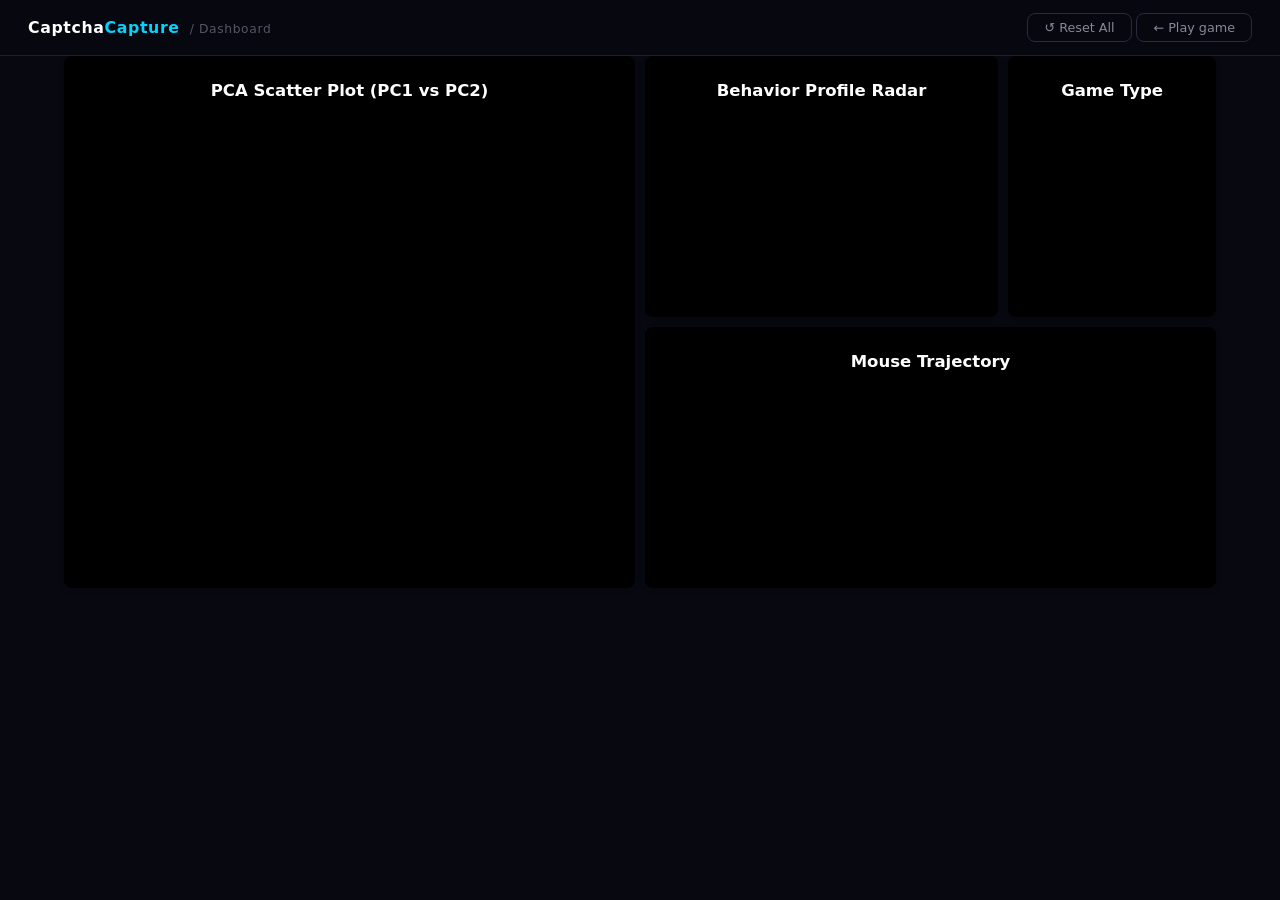
<file: dashboard/frontend/index.html>
<!DOCTYPE html>
<html lang="en">
<head>
<meta charset="UTF-8">
<meta name="viewport" content="width=device-width, initial-scale=1.0">
<title>CaptchaCapture — Dashboard</title>
<link rel="stylesheet" href="css/tokens.css">
<link rel="stylesheet" href="css/layout.css">
<link rel="stylesheet" href="css/components.css">
<link rel="stylesheet" href="css/viz.css">
</head>
<body>
<nav class="cc-nav">
  <span class="cc-nav-logo">
    Captcha<span class="accent">Capture</span><span class="cc-nav-section">/ Dashboard</span>
  </span>
  <div class="cc-nav-actions">
    <a href="#" class="cc-nav-link" id="reset-btn">↺ Reset All</a>
    <a href="/" class="cc-nav-link">← Play game</a>
  </div>
</nav>
<div id="dashboard">
  <div id="scatter-wrapper" class="panel">
    <h3>PCA Scatter Plot (PC1 vs PC2)</h3>
    <div id="scatter-plot"></div>
  </div>

  <div id="radar-wrapper" class="panel">
    <h3>Behavior Profile Radar</h3>
    <div id="radar"></div>
  </div>

  <div id="filter-wrapper" class="panel">
    <h3>Game Type</h3>
    <div id="filter-container"></div>
  </div>

  <div id="trajectory-wrapper" class="panel">
    <h3>Mouse Trajectory</h3>
    <div id="trajectory-plot">
      <div id="traj-left"></div>
      <div id="traj-right"></div>
    </div>
    <div id="trajectory-caption"></div>
  </div>

  <!--<div id="selected-point-info-wrapper" class="panel">
    <div id="selected-point-info"></div>
  </div> -->
</div>

<script src="https://d3js.org/d3.v7.min.js"></script>
<script src="js/config.js"></script>
<script src="js/state.js"></script>
<script src="js/svg_icons.js"></script>
<script src="js/radar.js"></script>
<script src="js/trajectory.js"></script>
<script src="js/filters.js"></script>
<script src="js/scatter.js"></script>
<script src="js/dashboard.js"></script>

</body>
</html>
</file>
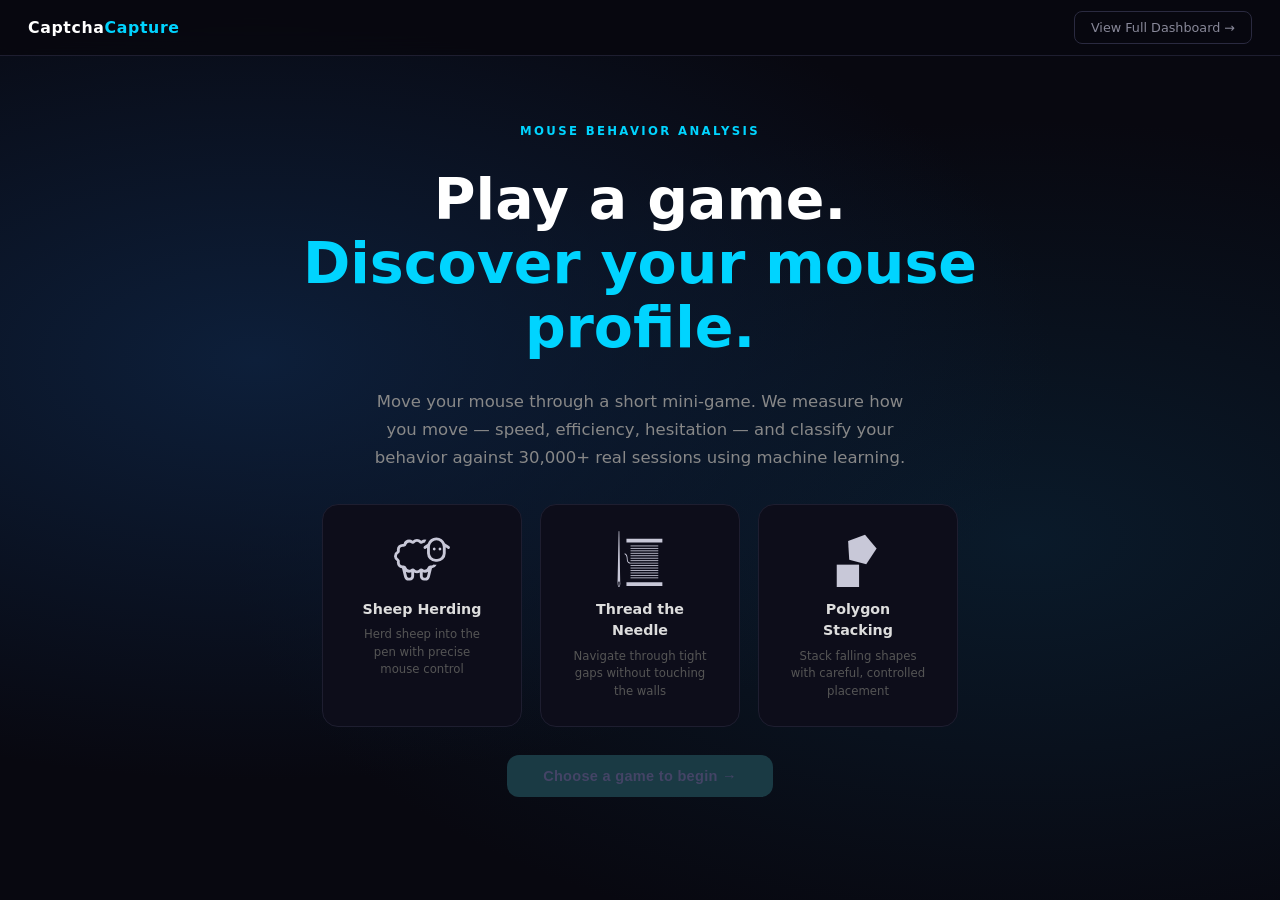
<file: dashboard/frontend/game.html>
<!DOCTYPE html>
<html lang="en">
<head>
<meta charset="UTF-8">
<meta name="viewport" content="width=device-width, initial-scale=1.0">
<title>CaptchaCapture — Play & Discover Your Mouse Profile</title>
<link rel="stylesheet" href="css/tokens.css">
<link rel="stylesheet" href="css/layout.css">
<link rel="stylesheet" href="css/components.css">
<link rel="stylesheet" href="css/shared.css">
<link rel="stylesheet" href="css/viz.css">
<style>

#page-landing, #page-game, #page-results {
  display: none;
  min-height: 100vh;
  padding-top: var(--nav-h);
}
#page-landing.active,
#page-game.active,
#page-results.active { display: flex; }

#page-landing {
  flex-direction: column;
  align-items: center;
  justify-content: center;
  text-align: center;
  gap: 28px;
  padding: 80px 28px 60px;
  background:
    radial-gradient(ellipse at 20% 40%, #0d1f3a 0%, transparent 55%),
    radial-gradient(ellipse at 80% 60%, #0a1a2a 0%, transparent 55%);
}
.landing-eyebrow {
  font-size: 0.78rem;
  letter-spacing: 0.2em;
  text-transform: uppercase;
  color: #00d4ff;
  font-weight: 600;
}
.landing-title {
  font-size: clamp(2.2rem, 5vw, 3.8rem);
  font-weight: 800;
  color: #fff;
  line-height: 1.12;
  max-width: 720px;
}
.landing-title span { color: #00d4ff; }
.landing-sub {
  font-size: 1.1rem;
  color: #888;
  max-width: 540px;
  line-height: 1.7;
}
.game-picker {
  display: flex;
  gap: 18px;
  flex-wrap: wrap;
  justify-content: center;
  margin-top: 4px;
}
.game-card {
  background: #0d0d1a;
  border: 1.5px solid #1e1e30;
  border-radius: 16px;
  padding: 26px 30px;
  width: 200px;
  cursor: pointer;
  transition: border-color 0.2s, transform 0.15s, box-shadow 0.2s;
  text-align: center;
}
.game-card:hover {
  border-color: #00d4ff;
  transform: translateY(-4px);
  box-shadow: 0 10px 36px rgba(0,212,255,0.13);
}
.game-card.selected {
  border-color: #00d4ff;
  box-shadow: 0 0 0 2px #00d4ff44, 0 8px 28px rgba(0,212,255,0.18);
}
.game-card-icon { margin-bottom: 12px; display: flex; justify-content: center; }
.game-card-icon svg { width: 56px; height: 56px; overflow: visible; }
.game-card-name { font-size: 0.95rem; font-weight: 700; color: #ddd; }
.game-card-desc { font-size: 0.78rem; color: #555; margin-top: 6px; line-height: 1.5; }

#page-game {
  position: relative;
  flex-direction: column;
  align-items: center;
  justify-content: flex-start;
  padding: 72px 20px 20px;
  gap: 10px;
}
.game-header {
  display: flex;
  align-items: center;
  justify-content: space-between;
  width: 100%;
  max-width: 960px;
  margin-bottom: 15px;
}
.game-title-row { font-size: 0.9rem; color: #666; }
.game-title-row strong { color: #bbb; font-size: 1rem; }
#game-status { font-size: 0.88rem; color: #00d4ff; font-weight: 600; }

.game-wrapper {
  display: flex;
  flex-direction: column;
  align-items: center;
  width: min(550px, 90vw);
  padding-top: 10px;

}

.game-container {
  width: min(550px, 90vw);
  display: flex;
  align-items: stretch;
  overflow: hidden;
  border-radius: 12px;

}

.game-instructions-banner {
  width: 100%;
  box-sizing: border-box;
  padding-top: 10px;
  padding-bottom: 10px;
  border-radius: 12px 12px 0 0; 
  line-height: 1.4;
  font-size: 15px;
  margin: 0;             
  display: flex;              
  flex-direction: column;
  justify-content: center;
  align-items: center;
  text-align: center;
  background: #00d5ff78;
  color: #fff;
}


.game-container {
  width: min(550px, 90vw);
  display: flex;
  flex-direction: column;  
  overflow: hidden;
  border-radius: 12px;
}

.game-canvas-wrap { 
  width: 100%;
  aspect-ratio: 1 / 1;
  position: relative;
  background: #000;
  overflow: hidden;
}
#game-canvas {
  display: block;
  width: 100%;
  height: 100%;
  image-rendering: pixelated;
  cursor: crosshair;
}
.game-loading {
  position: absolute;
  inset: 0;
  display: flex;
  flex-direction: column;
  align-items: center;
  justify-content: center;
  gap: 14px;
  background: #080810;
  font-size: 0.95rem;
  color: #555;
  transition: opacity 0.4s;
  pointer-events: none;
}
.game-loading.hidden { opacity: 0; pointer-events: none; }

/* Full-screen overlay while POST /api/classify runs (after level complete). */
.game-analyze-overlay {
  position: absolute;
  inset: 0;
  z-index: 40;
  display: flex;
  flex-direction: column;
  align-items: center;
  justify-content: center;
  gap: 16px;
  background: rgba(6, 8, 18, 0.94);
  backdrop-filter: blur(5px);
  font-size: 0.95rem;
  color: #9a9aaa;
  text-align: center;
  padding: 24px;
  box-sizing: border-box;
}
.game-analyze-overlay .spinner { flex-shrink: 0; }
.game-analyze-overlay .analyze-title {
  color: #00d4ff;
  font-weight: 700;
  font-size: 1rem;
  letter-spacing: 0.04em;
}
.game-analyze-overlay.hidden { display: none !important; }

.game-hint {
  font-size: 0.8rem;
  color: #444;
  max-width: 960px;
  text-align: center;
}

#page-results {
  flex-direction: column;
  align-items: center;
  justify-content: flex-start;
  padding: 88px 28px 60px;
  gap: 36px;
}
.results-hero { text-align: center; max-width: 640px; }
.results-eyebrow {
  font-size: 0.76rem;
  letter-spacing: 0.18em;
  text-transform: uppercase;
  color: #00d4ff;
  font-weight: 600;
  margin-bottom: 12px;
}
.results-cluster-name {
  font-size: clamp(1.8rem, 4vw, 2.8rem);
  font-weight: 800;
  color: #fff;
  line-height: 1.15;
}
.results-cluster-desc {
  font-size: 1rem;
  color: #aaa;
  margin-top: 12px;
  line-height: 1.7;
  max-width: 540px;
}
.cluster-badge { margin-bottom: 14px; }
#results-cluster-traits {
  display: none;
  flex-wrap: wrap;
  gap: 8px;
  margin-top: 16px;
}
.trait-pill {
  display: inline-flex;
  align-items: center;
  gap: 6px;
  background: rgba(255,255,255,0.07);
  border: 1px solid rgba(255,255,255,0.12);
  border-radius: 999px;
  padding: 4px 12px;
  font-size: 0.82rem;
}
.trait-key {
  color: #888;
  font-weight: 500;
}
.trait-val {
  color: #e0e0e0;
  font-weight: 700;
}
.results-stats {
  display: flex;
  gap: 14px;
  flex-wrap: wrap;
  justify-content: center;
  max-width: 740px;
  width: 100%;
}
.result-stat {
  background: #0d0d1a;
  border: 1px solid #1e1e30;
  border-radius: 14px;
  padding: 18px 22px;
  flex: 1;
  min-width: 120px;
  max-width: 160px;
  text-align: center;
}
.result-stat-label {
  font-size: 0.68rem;
  text-transform: uppercase;
  letter-spacing: 0.1em;
  color: #555;
  margin-bottom: 8px;
}
.result-stat-value {
  font-size: 1.7rem;
  font-weight: 800;
  color: #e8e8e8;
  line-height: 1;
}
.result-stat-unit {
  font-size: 0.65rem;
  color: #444;
  margin-top: 4px;
}
.results-cta-row {
  display: flex;
  gap: 14px;
  flex-wrap: wrap;
  justify-content: center;
}

.results-probs-wrapper {
  background: #0d0d1a;
  border: 1px solid #1e1e30;
  border-radius: 14px;
  padding: 20px 24px;
  width: min(540px, 100%);
  box-sizing: border-box;
}
.results-probs-label {
  font-size: 0.68rem;
  text-transform: uppercase;
  letter-spacing: 0.12em;
  color: #555;
  margin-bottom: 14px;
  text-align: center;
}
.results-probs {
  display: flex;
  flex-direction: column;
  gap: 10px;
}
.prob-row {
  display: grid;
  grid-template-columns: 170px 1fr 54px;
  gap: 12px;
  align-items: center;
  font-size: 0.82rem;
}
.prob-name {
  color: #888;
  text-align: right;
  white-space: nowrap;
  overflow: hidden;
  text-overflow: ellipsis;
  transition: color 0.2s;
}
.prob-row.assigned .prob-name {
  color: #fff;
  font-weight: 700;
}
.prob-bar {
  height: 8px;
  background: rgba(255,255,255,0.05);
  border-radius: 999px;
  overflow: hidden;
  position: relative;
}
.prob-fill {
  height: 100%;
  border-radius: 999px;
  width: 0;
  transition: width 0.7s cubic-bezier(.2,.8,.2,1);
  box-shadow: 0 0 10px currentColor;
  opacity: 0.55;
}
.prob-row.assigned .prob-fill {
  opacity: 1;
}
.prob-pct {
  color: #777;
  font-variant-numeric: tabular-nums;
  font-weight: 600;
  text-align: right;
  transition: color 0.2s;
}
.prob-row.assigned .prob-pct {
  color: #e8e8e8;
}
@media (max-width: 480px) {
  .prob-row { grid-template-columns: 110px 1fr 48px; font-size: 0.76rem; }
}
</style>
</head>
<body>

<nav class="cc-nav">
  <span class="cc-nav-logo">Captcha<span class="accent">Capture</span></span>
  <a href="/dashboard" class="cc-nav-link">View Full Dashboard →</a>
</nav>

<section id="page-landing" class="active">
  <div class="landing-eyebrow">Mouse Behavior Analysis</div>
  <h1 class="landing-title">Play a game.<br><span>Discover your mouse profile.</span></h1>
  <p class="landing-sub">
    Move your mouse through a short mini-game. We measure how you move —
    speed, efficiency, hesitation — and classify your behavior against
    30,000+ real sessions using machine learning.
  </p>

  <div class="game-picker">
    <div class="game-card" data-game="0">
      <div class="game-card-icon" data-icon="sheep"></div>
      <div class="game-card-name">Sheep Herding</div>
      <div class="game-card-desc">Herd sheep into the pen with precise mouse control</div>
    </div>
    <div class="game-card" data-game="1">
      <div class="game-card-icon" data-icon="thread"></div>
      <div class="game-card-name">Thread the Needle</div>
      <div class="game-card-desc">Navigate through tight gaps without touching the walls</div>
    </div>
    <div class="game-card" data-game="2">
      <div class="game-card-icon" data-icon="polygon"></div>
      <div class="game-card-name">Polygon Stacking</div>
      <div class="game-card-desc">Stack falling shapes with careful, controlled placement</div>
    </div>
  </div>

  <button class="btn-primary" id="btn-start" disabled>
    Choose a game to begin →
  </button>

  <div class="error-banner" id="landing-error"></div>
</section>

<section id="page-game">
  <div class="game-header">
    <div class="game-title-row">Playing: <strong id="game-type-label">—</strong></div>
    <div style="display:flex;gap:12px;align-items:center">
      <span id="game-status">Loading…</span>
      <button class="btn-secondary" id="btn-back-to-landing">← Change game</button>
    </div>
  </div>

  <!-- Adding Game Instructions-->
  <div class="game-wrapper">
    <div id="game-instructions" class="game-instructions-banner" style="display:none;"></div>
    <!-- <canvas id="play-canvas" width="330" height="330"></canvas>-->

    <div class="game-canvas-wrap" id="game-canvas-wrap">
      <canvas id="game-canvas"></canvas>
      <div class="game-loading" id="game-loading-overlay">
        <div class="spinner"></div>
        <span>Loading game…</span>
      </div>
    </div>
  </div>



  <p class="game-hint">Move your mouse inside the game area to play. The game ends automatically when you complete the puzzle.</p>
  <div class="error-banner" id="game-error"></div>

  <div id="game-analyze-overlay" class="game-analyze-overlay hidden" aria-live="polite" aria-busy="false">
    <div class="spinner" aria-hidden="true"></div>
    <div class="analyze-title">Analyzing your session</div>
    <div>Extracting movement features and running the classifier…</div>
  </div>
</section>

<section id="page-results">
  <div class="results-hero">
    <div class="results-eyebrow">Your Mouse Profile</div>
    <div id="results-badge" class="cluster-badge"></div>
    <div id="results-cluster-name" class="results-cluster-name"></div>
    <div id="results-cluster-desc" class="results-cluster-desc"></div>
    <div id="results-cluster-traits"></div>
  </div>

  <div class="results-probs-wrapper">
    <div class="results-probs-label">Model confidence — all clusters</div>
    <div id="results-probs" class="results-probs"></div>
  </div>

  <div class="results-stats" id="results-stats"></div>

  <div class="results-cta-row">
    <a class="btn-primary" id="btn-see-dashboard" href="/dashboard">
      See where you fit in the full dataset →
    </a>
    <button class="btn-ghost" id="btn-play-again">↺ Play again</button>
  </div>
</section>

<script src="js/svg_icons.js"></script>
<script>

const PAGES = ["landing", "game", "results"];
function showPage(name) {
  PAGES.forEach(p =>
    document.getElementById(`page-${p}`).classList.toggle("active", p === name)
  );
}

function showError(id, msg) {
  const el = document.getElementById(id);
  if (!el) return;
  el.textContent = msg;
  el.style.display = "block";
}
function clearError(id) {
  const el = document.getElementById(id);
  if (el) { el.textContent = ""; el.style.display = "none"; }
}

function showAnalyzeOverlay() {
  const el = document.getElementById("game-analyze-overlay");
  if (!el) return;
  el.classList.remove("hidden");
  el.setAttribute("aria-busy", "true");
}

function hideAnalyzeOverlay() {
  const el = document.getElementById("game-analyze-overlay");
  if (!el) return;
  el.classList.add("hidden");
  el.setAttribute("aria-busy", "false");
}


const CLUSTER_INFO = {
  0: {
    name: "Fast-Balanced-Fluid",
    color: "#f77189",
    desc: "You move fast and you cover the most ground doing it. Your speed varies in bursts rather than staying perfectly steady, suggesting confident, reactive movement rather than rigid precision. You prioritize momentum over caution, and it shows.",
    stats: { speed: "High", efficiency: "Moderate", pauses: "Low", consistency: "Variable" },
  },
  1: {
    name: "Slow-Balanced-Fluid",
    color: "#97a431",
    desc: "The most consistent mover of all groups. Your speed barely wavers, which is rare. You take longer and pause more often, but your paths are economical. You think before you move, and when you move, it's controlled.",
    stats: { speed: "Low", efficiency: "Moderate", pauses: "High", consistency: "Very steady" },
  },
  2: {
    name: "Moderate-Direct-Fluid",
    color: "#36ada4",
    desc: "You take the most direct paths of any group, with higher path efficiency than anyone else, and you finish fastest despite not being the quickest mover. You move with purpose: no wasted distance, low hesitation, and a clear sense of where you're going before your hand moves.",
    stats: { speed: "Moderate", efficiency: "Highest", pauses: "Low", consistency: "Moderate" },
  },
  3: {
    name: "Moderate-Circuitous-Hesitant",
    color: "#a48cf4",
    desc: "You explore. Your paths are the longest of any group, about twice the distance of typical sessions, and you take roughly three times as long to complete tasks. This is a rare profile (about 6% of all sessions): careful, investigative, and thorough. You study the environment before committing.",
    stats: { speed: "Moderate-low", efficiency: "Lowest", pauses: "Highest", consistency: "Variable" },
  },
};

const GAME_LABELS = ["Sheep Herding", "Thread the Needle", "Polygon Stacking"];
const GAME_TYPES  = ["sheep-herding", "thread-the-needle", "polygon-stacking"];

let selectedGameIdx = null;
let wasmModule      = null;
let rafId           = null;
let gameRunning     = false;

document.querySelectorAll(".game-card").forEach(card => {
  card.addEventListener("click", () => {
    document.querySelectorAll(".game-card").forEach(c => c.classList.remove("selected"));
    card.classList.add("selected");
    selectedGameIdx = parseInt(card.dataset.game, 10);
    const btn = document.getElementById("btn-start");
    btn.textContent = `Start ${GAME_LABELS[selectedGameIdx]} →`;
    btn.disabled = false;
  });
});

document.getElementById("btn-start").addEventListener("click", () => {
  if (selectedGameIdx === null) return;
  clearError("landing-error");
  startGame(selectedGameIdx);
});

document.getElementById("btn-back-to-landing").addEventListener("click", () => {
  stopGame();
  showPage("landing");
});

document.getElementById("btn-play-again").addEventListener("click", () => {
  showPage("landing");
});


function createSeededRNG(seed) {
  let state = seed >>> 0;
  return {
    next() {
      state |= 0;
      state = (state + 0x6D2B79F5) | 0;
      let t = Math.imul(state ^ (state >>> 15), 1 | state);
      t = (t + Math.imul(t ^ (t >>> 7), 61 | t)) ^ t;
      return ((t ^ (t >>> 14)) >>> 0) / 4294967296;
    }
  };
}

const GameTypeEnum = {
  "thread-the-needle": 0,
  "sheep-herding":     1,
  "polygon-stacking":  2,
};

function renderPvg(G, ctx, W, H, imageData) {
  G._game_render_pvg();
  const pixelPtr = G._game_get_pvg_pixels();
  const stride   = G._game_get_pvg_stride();
  if (!pixelPtr || !stride) return;

  const wasmMem = G.HEAPU8;
  const data = imageData.data;
  for (let y = 0; y < H; y++) {
    const srcRow = pixelPtr + y * stride;
    const dstRow = y * W * 4;
    for (let x = 0; x < W; x++) {
      const si = srcRow + x * 4, di = dstRow + x * 4;
      const r = wasmMem[si], g = wasmMem[si+1], b = wasmMem[si+2], a = wasmMem[si+3];
      if (a === 0) {
        data[di] = data[di+1] = data[di+2] = data[di+3] = 0;
      } else if (a === 255) {
        data[di] = r; data[di+1] = g; data[di+2] = b; data[di+3] = 255;
      } else {
        data[di]   = Math.min(255, (r * 255 / a) | 0);
        data[di+1] = Math.min(255, (g * 255 / a) | 0);
        data[di+2] = Math.min(255, (b * 255 / a) | 0);
        data[di+3] = a;
      }
    }
  }
  ctx.putImageData(imageData, 0, 0);
}

//// Adding Game Instructions ////
const GAME_INSTRUCTIONS = {
  'sheep-herding': {
    class: 'sheep',
    small: 'Drag the dots into the',
    main: '<span style="color:#86efac">Green</span> circle'
  },
  'thread-the-needle': {
    class: 'needle',
    small: 'Drag the top of the string<br>to guide the carrot into',
    main: 'The Target' 
  },
  'polygon-stacking': {
    class: 'polygon',
    small: 'Stack and balance for',
    main: '3 Seconds'
  }
};


function showGameInstructions(gameType, targetInfo = null) {
  const header = document.getElementById('game-instructions');
  const info = GAME_INSTRUCTIONS[gameType];
  if (!info) {
    header.style.display = 'none';
    return;
  }
  header.className = `game-instructions-banner ${info.class}`;

  let mainText = info.main;
  if (gameType === 'thread-the-needle' && targetInfo && targetInfo.colorName) {
    const shapeName = targetInfo.shape.charAt(0).toUpperCase() + targetInfo.shape.slice(1);
    mainText = `The <span style="color:${targetInfo.colorHex}">${targetInfo.colorName}</span> ${shapeName}`;
  }
  header.innerHTML = `
    <div class="game-header-small">${info.small}</div>
    <div class="game-header-main">${mainText}</div>
  `;
  header.style.display = 'block';
}

function getTargetInfo(G) {
  const shapePtr = G._malloc(64);
  const colorPtr = G._malloc(64);
  const colorValuePtr = G._malloc(4);

  G._game_get_target_info(shapePtr, colorPtr, colorValuePtr);

  const shape = G.UTF8ToString(shapePtr);
  const colorName = G.UTF8ToString(colorPtr);
  const colorValue = G.getValue(colorValuePtr, 'i32');

  const r = colorValue & 0xff;
  const g = (colorValue >> 8) & 0xff;
  const b = (colorValue >> 16) & 0xff;

  const colorHex =
    `#${r.toString(16).padStart(2, '0')}` +
    `${g.toString(16).padStart(2, '0')}` +
    `${b.toString(16).padStart(2, '0')}`;

  G._free(shapePtr);
  G._free(colorPtr);
  G._free(colorValuePtr);

  return { shape, colorName, colorHex };
}


const CANVAS_SIZE  = 330;
const GRID_SIZE    = 200;
const PHYSICS_MS   = 1000 / 240;

async function startGame(gameIdx) {
  showPage("game");
  hideAnalyzeOverlay();
  document.getElementById("game-type-label").textContent = GAME_LABELS[gameIdx];
  document.getElementById("game-status").textContent = "Loading…";
  clearError("game-error");

  const overlay = document.getElementById("game-loading-overlay");
  overlay.classList.remove("hidden");

  try {
    if (!window.createGameModule) {
      await loadScript("game.js");
    }

    if (!wasmModule) {
      wasmModule = await window.createGameModule({ locateFile: p => p });
    }

    const G = wasmModule;

    const playSeed = Math.floor(Math.random() * 3333);
    const rng = createSeededRNG(playSeed);
    rng.next();
    const wasmSeed = Math.floor(rng.next() * 0xffffffff);

    const gameTypeStr = GAME_TYPES[gameIdx];
    const gameTypeEnum = GameTypeEnum[gameTypeStr];
    G._game_init(gameTypeEnum, wasmSeed, CANVAS_SIZE, CANVAS_SIZE);


    //// add target info + game instruction////
    const targetInfo = getTargetInfo(G);
    showGameInstructions(gameTypeStr, targetInfo);

    const canvas  = document.getElementById("game-canvas");
    canvas.width  = CANVAS_SIZE;
    canvas.height = CANVAS_SIZE;
    const ctx2d   = canvas.getContext("2d");
    const imgData = new ImageData(CANVAS_SIZE, CANVAS_SIZE);

    overlay.classList.add("hidden");
    document.getElementById("game-status").textContent = "Playing…";
    gameRunning = true;

    let gx = GRID_SIZE / 2, gy = GRID_SIZE / 2, mouseDown = false;

    function toGrid(e) {
      const rect = canvas.getBoundingClientRect();
      gx = Math.max(0, Math.min(GRID_SIZE, ((e.clientX - rect.left) / rect.width)  * GRID_SIZE));
      gy = Math.max(0, Math.min(GRID_SIZE, ((e.clientY - rect.top)  / rect.height) * GRID_SIZE));
    }

    canvas.addEventListener("mousemove",  toGrid);
    canvas.addEventListener("mousedown",  e => { toGrid(e); mouseDown = true;  });
    canvas.addEventListener("mouseup",    e => { toGrid(e); mouseDown = false; });
    canvas.addEventListener("mouseleave", ()  => { mouseDown = false; });
    canvas.addEventListener("touchmove",  e => { e.preventDefault(); toGrid(e.touches[0]); }, { passive: false });
    canvas.addEventListener("touchstart", e => { e.preventDefault(); mouseDown = true;  toGrid(e.touches[0]); }, { passive: false });
    canvas.addEventListener("touchend",   e => { e.preventDefault(); mouseDown = false; }, { passive: false });

    let accumulator = 0;
    let lastTs = performance.now();

    function loop(ts) {
      if (!gameRunning) return;

      accumulator += ts - lastTs;
      lastTs = ts;

      while (accumulator >= PHYSICS_MS) {
        G._game_record_input(gx, gy);
        G._game_apply_input(gx, gy, mouseDown ? 1 : 0);
        G._game_step(gx, gy, mouseDown ? 1 : 0);
        accumulator -= PHYSICS_MS;

        if (G._game_is_solved() || G._game_is_failed()) {
          gameRunning = false;
          document.getElementById("game-status").textContent = "Analysing…";
          finishGame(gameIdx, playSeed);
          return;
        }
      }

      renderPvg(G, ctx2d, CANVAS_SIZE, CANVAS_SIZE, imgData);
      rafId = requestAnimationFrame(loop);
    }

    rafId = requestAnimationFrame(loop);

  } catch (err) {
    console.error("[game]", err);
    overlay.classList.add("hidden");
    showError("game-error", `Could not start game: ${err.message || err}`);
    document.getElementById("game-status").textContent = "Error";
  }
}

function stopGame() {
  hideAnalyzeOverlay();
  gameRunning = false;
  if (rafId) { cancelAnimationFrame(rafId); rafId = null; }
  const old = document.getElementById("game-canvas");
  if (old) { old.replaceWith(old.cloneNode(false)); }
  if (wasmModule) { try { wasmModule._game_cleanup(); } catch(e) {} }
  //// hide instructions ////
  document.getElementById('game-instructions').style.display = 'none';
}

async function loadScript(src) {
  return new Promise((resolve, reject) => {
    const s = document.createElement("script");
    s.src     = src;
    s.onload  = resolve;
    s.onerror = () => reject(new Error(`Failed to load ${src}`));
    document.head.appendChild(s);
  });
}

async function finishGame(gameIdx, playSeed) {
  const G = wasmModule;
  showAnalyzeOverlay();

  try {
    let JsonSession = {};
    try {
      const ptr  = G._game_get_session_data();
      const json = G.UTF8ToString(ptr);
      console.log("[game] session JSON:", json);
      if (json) JsonSession = JSON.parse(json);
    } catch (e) {
      console.warn("[game] Could not read session data:", e);
    }

    const rawTicks = (JsonSession.tickInputs || []).map(t => ({
      x: t.x, y: t.y, isDown: t.isDown, sampleIndex: t.sampleIndex,
    }));
    const tickCount = JsonSession.physicsTickCount || rawTicks.length;
    let durationMs = JsonSession.duration != null ? Number(JsonSession.duration) : NaN;
    if (!Number.isFinite(durationMs) || durationMs <= 0) {
      durationMs = tickCount * PHYSICS_MS;
    }
    durationMs = Math.round(durationMs);

    const classifyPayload = {
      ticks: rawTicks,
      duration: durationMs,
      game_type: GAME_TYPES[gameIdx],
    };

    try { G._game_cleanup(); } catch(e) {}

    const resp = await fetch("/api/classify", {
      method: "POST",
      headers: { "Content-Type": "application/json" },
      body: JSON.stringify(classifyPayload),
    });
    let data;
    try {
      data = await resp.json();
    } catch {
      data = {};
    }
    if (!resp.ok) {
      const msg = data.detail || data.error || `Server returned ${resp.status}`;
      throw new Error(msg);
    }
    renderResults(data, { game_type: GAME_TYPES[gameIdx] });
  } catch (err) {
    console.error("[classify]", err);
    showError("game-error", `Classification failed: ${err.message}`);
    document.getElementById("game-status").textContent = "Error";
  } finally {
    hideAnalyzeOverlay();
  }
}


function renderResults(result, ctx) {
  const feats = result.features_raw || {};
  const info = CLUSTER_INFO[result.cluster] || { name: `Cluster ${result.cluster}`, color: "#888", desc: "" };
  const displayName = result.cluster_name || info.name;
  const clr = info.color;

  document.getElementById("results-badge").textContent      = `Cluster ${result.cluster}`;
  document.getElementById("results-badge").style.cssText    = `border-color:${clr};color:${clr}`;
  document.getElementById("results-cluster-name").textContent = displayName;
  document.getElementById("results-cluster-name").style.color = clr;
  document.getElementById("results-cluster-desc").textContent  = info.desc;

  const traitEl = document.getElementById("results-cluster-traits");
  if (traitEl && info.stats) {
    traitEl.innerHTML = Object.entries(info.stats).map(([k, v]) =>
      `<span class="trait-pill"><span class="trait-key">${k.charAt(0).toUpperCase() + k.slice(1)}</span><span class="trait-val">${v}</span></span>`
    ).join("");
    traitEl.style.display = "flex";
  } else if (traitEl) {
    traitEl.style.display = "none";
  }

  const statDefs = [
    { key: "speed_mean",      label: "Avg speed",     unit: "px/sample" },
    { key: "path_efficiency", label: "Path efficiency", unit: "" },
    { key: "pause_rate",      label: "Pause rate",    unit: "" },
    { key: "duration",        label: "Duration",      unit: "ms" },
    { key: "path_length",     label: "Path length",   unit: "px" },
    { key: "speed_std",       label: "Speed std dev", unit: "px/sample" },
  ];

  document.getElementById("results-stats").innerHTML = statDefs.filter(s => s.key in feats).map(s => {
    const raw = feats[s.key];
    const val =
      raw == null
        ? "—"
        : s.key === "duration"
          ? String(Math.round(Number(raw)))
          : Number(raw).toFixed(2);
    return `
      <div class="result-stat">
        <div class="result-stat-label">${s.label}</div>
        <div class="result-stat-value">${val}</div>
        ${s.unit ? `<div class="result-stat-unit">${s.unit}</div>` : ""}
      </div>`;
  }).join("");

  // Class probabilities — bar per cluster, sorted descending, assigned cluster highlighted.
  const probsEl = document.getElementById("results-probs");
  const probs = result.probabilities || {};
  const entries = Object.entries(probs)
    .map(([cid, p]) => [Number(cid), Number(p)])
    .sort((a, b) => b[1] - a[1]);

  probsEl.innerHTML = entries.map(([cid, p]) => {
    const cinfo = CLUSTER_INFO[cid] || { name: `Cluster ${cid}`, color: "#888" };
    const assigned = cid === result.cluster ? " assigned" : "";
    const pct = (p * 100).toFixed(1);
    return `
      <div class="prob-row${assigned}">
        <span class="prob-name" title="${cinfo.name}">${cinfo.name}</span>
        <div class="prob-bar">
          <div class="prob-fill" style="color:${cinfo.color};background:${cinfo.color};"></div>
        </div>
        <span class="prob-pct">${pct}%</span>
      </div>`;
  }).join("");

  // Animate bars in on next frame so the CSS transition actually plays.
  requestAnimationFrame(() => {
    probsEl.querySelectorAll(".prob-row").forEach((row, i) => {
      const fill = row.querySelector(".prob-fill");
      if (fill) fill.style.width = `${(entries[i][1] * 100).toFixed(1)}%`;
    });
  });

  const exemplar = result.exemplars?.[0];
  let dashUrl = `/dashboard?cluster=${result.cluster}`;
  if (exemplar) dashUrl += `&point=${exemplar.hf_index}`;
  if (ctx.game_type) dashUrl += `&game=${encodeURIComponent(ctx.game_type)}`;
  document.getElementById("btn-see-dashboard").href = dashUrl;

  showPage("results");
}

document.querySelectorAll(".game-card-icon[data-icon]").forEach(container => {
  const key = container.dataset.icon;
  const map = { sheep: sheepSVG, thread: threadSVG, polygon: polygonSVG };
  if (!map[key]) return;
  const svg = document.createElementNS("http://www.w3.org/2000/svg", "svg");
  svg.setAttribute("xmlns", "http://www.w3.org/2000/svg");
  svg.innerHTML = map[key];
  container.appendChild(svg);
  const bb = svg.getBBox();
  if (bb.width && bb.height) {
    svg.setAttribute("viewBox", `${bb.x} ${bb.y} ${bb.width} ${bb.height}`);
  }
});
</script>
</body>
</html>
</file>
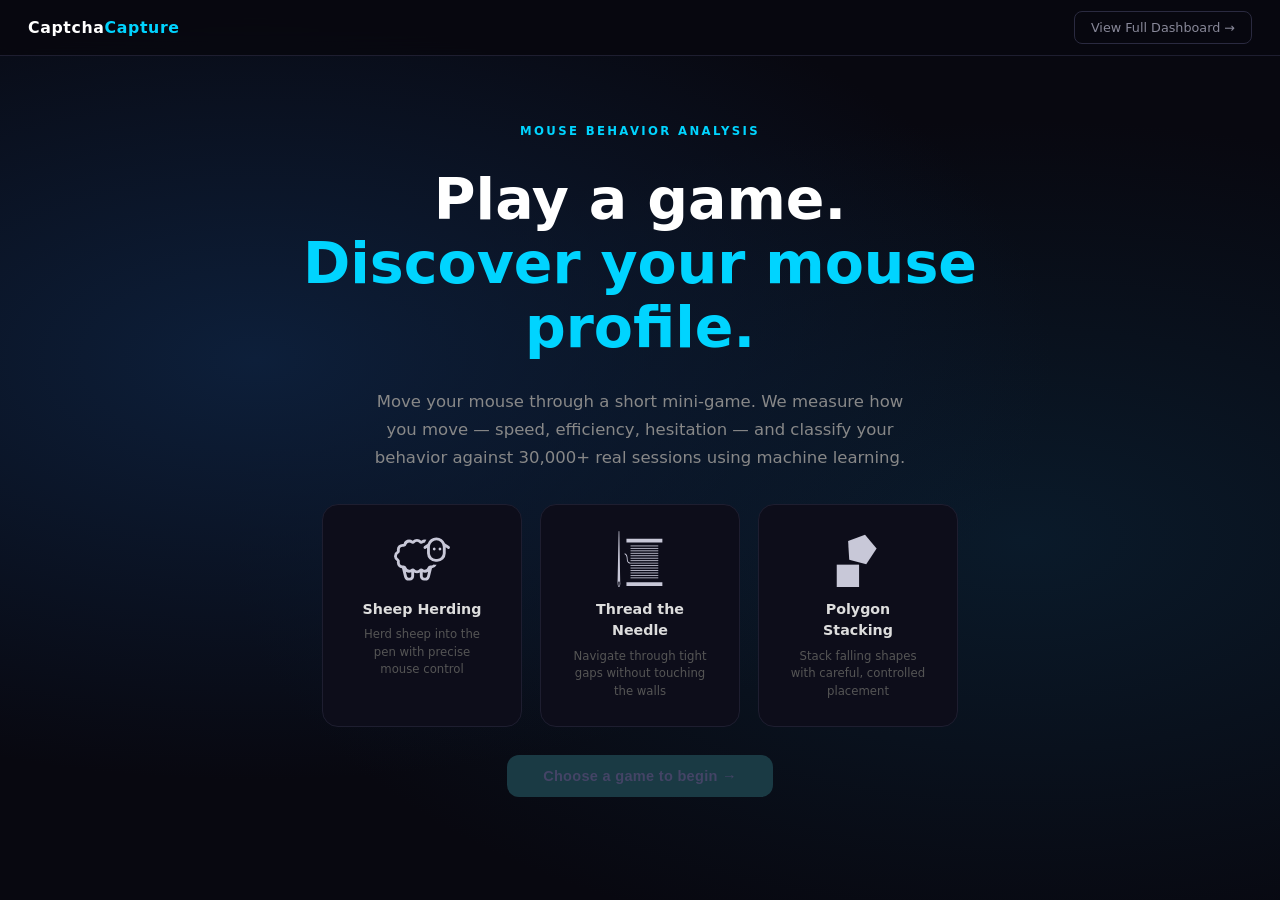
<file: dashboard/frontend/game_old.html>
<!DOCTYPE html>
<html lang="en">
<head>
<meta charset="UTF-8">
<meta name="viewport" content="width=device-width, initial-scale=1.0">
<title>CaptchaCapture — Play & Discover Your Mouse Profile</title>
<link rel="stylesheet" href="css/tokens.css">
<link rel="stylesheet" href="css/layout.css">
<link rel="stylesheet" href="css/components.css">
<link rel="stylesheet" href="css/shared.css">
<link rel="stylesheet" href="css/viz.css">
<style>

#page-landing, #page-game, #page-results {
  display: none;
  min-height: 100vh;
  padding-top: var(--nav-h);
}
#page-landing.active,
#page-game.active,
#page-results.active { display: flex; }

#page-landing {
  flex-direction: column;
  align-items: center;
  justify-content: center;
  text-align: center;
  gap: 28px;
  padding: 80px 28px 60px;
  background:
    radial-gradient(ellipse at 20% 40%, #0d1f3a 0%, transparent 55%),
    radial-gradient(ellipse at 80% 60%, #0a1a2a 0%, transparent 55%);
}
.landing-eyebrow {
  font-size: 0.78rem;
  letter-spacing: 0.2em;
  text-transform: uppercase;
  color: #00d4ff;
  font-weight: 600;
}
.landing-title {
  font-size: clamp(2.2rem, 5vw, 3.8rem);
  font-weight: 800;
  color: #fff;
  line-height: 1.12;
  max-width: 720px;
}
.landing-title span { color: #00d4ff; }
.landing-sub {
  font-size: 1.1rem;
  color: #888;
  max-width: 540px;
  line-height: 1.7;
}
.game-picker {
  display: flex;
  gap: 18px;
  flex-wrap: wrap;
  justify-content: center;
  margin-top: 4px;
}
.game-card {
  background: #0d0d1a;
  border: 1.5px solid #1e1e30;
  border-radius: 16px;
  padding: 26px 30px;
  width: 200px;
  cursor: pointer;
  transition: border-color 0.2s, transform 0.15s, box-shadow 0.2s;
  text-align: center;
}
.game-card:hover {
  border-color: #00d4ff;
  transform: translateY(-4px);
  box-shadow: 0 10px 36px rgba(0,212,255,0.13);
}
.game-card.selected {
  border-color: #00d4ff;
  box-shadow: 0 0 0 2px #00d4ff44, 0 8px 28px rgba(0,212,255,0.18);
}
.game-card-icon { margin-bottom: 12px; display: flex; justify-content: center; }
.game-card-icon svg { width: 56px; height: 56px; overflow: visible; }
.game-card-name { font-size: 0.95rem; font-weight: 700; color: #ddd; }
.game-card-desc { font-size: 0.78rem; color: #555; margin-top: 6px; line-height: 1.5; }

#page-game {
  flex-direction: column;
  align-items: center;
  justify-content: flex-start;
  padding: 72px 20px 20px;
  gap: 10px;
}
.game-header {
  display: flex;
  align-items: center;
  justify-content: space-between;
  width: 100%;
  max-width: 960px;
  margin-bottom: 15px;
}
.game-title-row { font-size: 0.9rem; color: #666; }
.game-title-row strong { color: #bbb; font-size: 1rem; }
#game-status { font-size: 0.88rem; color: #00d4ff; font-weight: 600; }

.game-wrapper {
  display: flex;
  flex-direction: column;
  align-items: center;
  width: min(550px, 90vw);
  padding-top: 10px;

}

.game-container {
  width: min(550px, 90vw);
  display: flex;
  align-items: stretch;
  overflow: hidden;
  border-radius: 12px;

}

.game-instructions-banner {
  width: 100%;
  box-sizing: border-box;
  padding-top: 10px;
  padding-bottom: 10px;
  border-radius: 12px 12px 0 0; 
  line-height: 1.4;
  font-size: 15px;
  margin: 0;             
  display: flex;              
  flex-direction: column;
  justify-content: center;
  align-items: center;
  text-align: center;
  background: #00d5ff78;
  color: #fff;
}


.game-container {
  width: min(550px, 90vw);
  display: flex;
  flex-direction: column;  
  overflow: hidden;
  border-radius: 12px;
}

.game-canvas-wrap { 
  width: 100%;
  aspect-ratio: 1 / 1;
  position: relative;
  background: #000;
  overflow: hidden;
}
#game-canvas {
  display: block;
  width: 100%;
  height: 100%;
  image-rendering: pixelated;
  cursor: crosshair;
}
.game-loading {
  position: absolute;
  inset: 0;
  display: flex;
  flex-direction: column;
  align-items: center;
  justify-content: center;
  gap: 14px;
  background: #080810;
  font-size: 0.95rem;
  color: #555;
  transition: opacity 0.4s;
  pointer-events: none;
}
.game-loading.hidden { opacity: 0; pointer-events: none; }

.game-hint {
  font-size: 0.8rem;
  color: #444;
  max-width: 960px;
  text-align: center;
}

#page-results {
  flex-direction: column;
  align-items: center;
  justify-content: flex-start;
  padding: 88px 28px 60px;
  gap: 36px;
}
.results-hero { text-align: center; max-width: 640px; }
.results-eyebrow {
  font-size: 0.76rem;
  letter-spacing: 0.18em;
  text-transform: uppercase;
  color: #00d4ff;
  font-weight: 600;
  margin-bottom: 12px;
}
.results-cluster-name {
  font-size: clamp(1.8rem, 4vw, 2.8rem);
  font-weight: 800;
  color: #fff;
  line-height: 1.15;
}
.results-cluster-desc {
  font-size: 1rem;
  color: #aaa;
  margin-top: 12px;
  line-height: 1.7;
  max-width: 540px;
}
.cluster-badge { margin-bottom: 14px; }
#results-cluster-traits {
  display: none;
  flex-wrap: wrap;
  gap: 8px;
  margin-top: 16px;
}
.trait-pill {
  display: inline-flex;
  align-items: center;
  gap: 6px;
  background: rgba(255,255,255,0.07);
  border: 1px solid rgba(255,255,255,0.12);
  border-radius: 999px;
  padding: 4px 12px;
  font-size: 0.82rem;
}
.trait-key {
  color: #888;
  font-weight: 500;
}
.trait-val {
  color: #e0e0e0;
  font-weight: 700;
}
.results-stats {
  display: flex;
  gap: 14px;
  flex-wrap: wrap;
  justify-content: center;
  max-width: 740px;
  width: 100%;
}
.result-stat {
  background: #0d0d1a;
  border: 1px solid #1e1e30;
  border-radius: 14px;
  padding: 18px 22px;
  flex: 1;
  min-width: 120px;
  max-width: 160px;
  text-align: center;
}
.result-stat-label {
  font-size: 0.68rem;
  text-transform: uppercase;
  letter-spacing: 0.1em;
  color: #555;
  margin-bottom: 8px;
}
.result-stat-value {
  font-size: 1.7rem;
  font-weight: 800;
  color: #e8e8e8;
  line-height: 1;
}
.result-stat-unit {
  font-size: 0.65rem;
  color: #444;
  margin-top: 4px;
}
.results-cta-row {
  display: flex;
  gap: 14px;
  flex-wrap: wrap;
  justify-content: center;
}
</style>
</head>
<body>

<nav class="cc-nav">
  <span class="cc-nav-logo">Captcha<span class="accent">Capture</span></span>
  <a href="/dashboard" class="cc-nav-link">View Full Dashboard →</a>
</nav>

<section id="page-landing" class="active">
  <div class="landing-eyebrow">Mouse Behavior Analysis</div>
  <h1 class="landing-title">Play a game.<br><span>Discover your mouse profile.</span></h1>
  <p class="landing-sub">
    Move your mouse through a short mini-game. We measure how you move —
    speed, efficiency, hesitation — and classify your behavior against
    30,000+ real sessions using machine learning.
  </p>

  <div class="game-picker">
    <div class="game-card" data-game="0">
      <div class="game-card-icon" data-icon="sheep"></div>
      <div class="game-card-name">Sheep Herding</div>
      <div class="game-card-desc">Herd sheep into the pen with precise mouse control</div>
    </div>
    <div class="game-card" data-game="1">
      <div class="game-card-icon" data-icon="thread"></div>
      <div class="game-card-name">Thread the Needle</div>
      <div class="game-card-desc">Navigate through tight gaps without touching the walls</div>
    </div>
    <div class="game-card" data-game="2">
      <div class="game-card-icon" data-icon="polygon"></div>
      <div class="game-card-name">Polygon Stacking</div>
      <div class="game-card-desc">Stack falling shapes with careful, controlled placement</div>
    </div>
  </div>

  <button class="btn-primary" id="btn-start" disabled>
    Choose a game to begin →
  </button>

  <div class="error-banner" id="landing-error"></div>
</section>

<section id="page-game">
  <div class="game-header">
    <div class="game-title-row">Playing: <strong id="game-type-label">—</strong></div>
    <div style="display:flex;gap:12px;align-items:center">
      <span id="game-status">Loading…</span>
      <button class="btn-secondary" id="btn-back-to-landing">← Change game</button>
    </div>
  </div>

  <!-- Adding Game Instructions-->
  <div class="game-wrapper">
    <div id="game-instructions" class="game-instructions-banner" style="display:none;"></div>
    <!-- <canvas id="play-canvas" width="330" height="330"></canvas>-->

    <div class="game-canvas-wrap" id="game-canvas-wrap">
      <canvas id="game-canvas"></canvas>
      <div class="game-loading" id="game-loading-overlay">
        <div class="spinner"></div>
        <span>Loading game…</span>
      </div>
    </div>
  </div>



  <p class="game-hint">Move your mouse inside the game area to play. The game ends automatically when you complete the puzzle.</p>
  <div class="error-banner" id="game-error"></div>
</section>

<section id="page-results">
  <div class="results-hero">
    <div class="results-eyebrow">Your Mouse Profile</div>
    <div id="results-badge" class="cluster-badge"></div>
    <div id="results-cluster-name" class="results-cluster-name"></div>
    <div id="results-cluster-desc" class="results-cluster-desc"></div>
    <div id="results-cluster-traits"></div>
  </div>

  <div class="results-stats" id="results-stats"></div>

  <div class="results-cta-row">
    <a class="btn-primary" id="btn-see-dashboard" href="/dashboard">
      See where you fit in the full dataset →
    </a>
    <button class="btn-ghost" id="btn-play-again">↺ Play again</button>
  </div>
</section>

<script src="js/svg_icons.js"></script>
<script>

const PAGES = ["landing", "game", "results"];
function showPage(name) {
  PAGES.forEach(p =>
    document.getElementById(`page-${p}`).classList.toggle("active", p === name)
  );
}

function showError(id, msg) {
  const el = document.getElementById(id);
  if (!el) return;
  el.textContent = msg;
  el.style.display = "block";
}
function clearError(id) {
  const el = document.getElementById(id);
  if (el) { el.textContent = ""; el.style.display = "none"; }
}


const CLUSTER_INFO = {
  0: {
    name: "Fast-Balanced-Fluid",
    color: "#f77189",
    desc: "You move fast and you cover the most ground doing it. Your speed varies in bursts rather than staying perfectly steady, suggesting confident, reactive movement rather than rigid precision. You prioritize momentum over caution, and it shows.",
    stats: { speed: "High", efficiency: "Moderate", pauses: "Low", consistency: "Variable" },
  },
  1: {
    name: "Slow-Balanced-Fluid",
    color: "#97a431",
    desc: "The most consistent mover of all groups. Your speed barely wavers, which is rare. You take longer and pause more often, but your paths are economical. You think before you move, and when you move, it's controlled.",
    stats: { speed: "Low", efficiency: "Moderate", pauses: "High", consistency: "Very steady" },
  },
  2: {
    name: "Moderate-Direct-Fluid",
    color: "#36ada4",
    desc: "You take the most direct paths of any group, with higher path efficiency than anyone else, and you finish fastest despite not being the quickest mover. You move with purpose: no wasted distance, low hesitation, and a clear sense of where you're going before your hand moves.",
    stats: { speed: "Moderate", efficiency: "Highest", pauses: "Low", consistency: "Moderate" },
  },
  3: {
    name: "Moderate-Circuitous-Hesitant",
    color: "#a48cf4",
    desc: "You explore. Your paths are the longest of any group, about twice the distance of typical sessions, and you take roughly three times as long to complete tasks. This is a rare profile (about 6% of all sessions): careful, investigative, and thorough. You study the environment before committing.",
    stats: { speed: "Moderate-low", efficiency: "Lowest", pauses: "Highest", consistency: "Variable" },
  },
};

const GAME_LABELS = ["Sheep Herding", "Thread the Needle", "Polygon Stacking"];
const GAME_TYPES  = ["sheep-herding", "thread-the-needle", "polygon-stacking"];

let selectedGameIdx = null;
let wasmModule      = null;
let rafId           = null;
let gameRunning     = false;

document.querySelectorAll(".game-card").forEach(card => {
  card.addEventListener("click", () => {
    document.querySelectorAll(".game-card").forEach(c => c.classList.remove("selected"));
    card.classList.add("selected");
    selectedGameIdx = parseInt(card.dataset.game, 10);
    const btn = document.getElementById("btn-start");
    btn.textContent = `Start ${GAME_LABELS[selectedGameIdx]} →`;
    btn.disabled = false;
  });
});

document.getElementById("btn-start").addEventListener("click", () => {
  if (selectedGameIdx === null) return;
  clearError("landing-error");
  startGame(selectedGameIdx);
});

document.getElementById("btn-back-to-landing").addEventListener("click", () => {
  stopGame();
  showPage("landing");
});

document.getElementById("btn-play-again").addEventListener("click", () => {
  showPage("landing");
});


function createSeededRNG(seed) {
  let state = seed >>> 0;
  return {
    next() {
      state |= 0;
      state = (state + 0x6D2B79F5) | 0;
      let t = Math.imul(state ^ (state >>> 15), 1 | state);
      t = (t + Math.imul(t ^ (t >>> 7), 61 | t)) ^ t;
      return ((t ^ (t >>> 14)) >>> 0) / 4294967296;
    }
  };
}

const GameTypeEnum = {
  "thread-the-needle": 0,
  "sheep-herding":     1,
  "polygon-stacking":  2,
};

function renderPvg(G, ctx, W, H, imageData) {
  G._game_render_pvg();
  const pixelPtr = G._game_get_pvg_pixels();
  const stride   = G._game_get_pvg_stride();
  if (!pixelPtr || !stride) return;

  const wasmMem = G.HEAPU8;
  const data = imageData.data;
  for (let y = 0; y < H; y++) {
    const srcRow = pixelPtr + y * stride;
    const dstRow = y * W * 4;
    for (let x = 0; x < W; x++) {
      const si = srcRow + x * 4, di = dstRow + x * 4;
      const r = wasmMem[si], g = wasmMem[si+1], b = wasmMem[si+2], a = wasmMem[si+3];
      if (a === 0) {
        data[di] = data[di+1] = data[di+2] = data[di+3] = 0;
      } else if (a === 255) {
        data[di] = r; data[di+1] = g; data[di+2] = b; data[di+3] = 255;
      } else {
        data[di]   = Math.min(255, (r * 255 / a) | 0);
        data[di+1] = Math.min(255, (g * 255 / a) | 0);
        data[di+2] = Math.min(255, (b * 255 / a) | 0);
        data[di+3] = a;
      }
    }
  }
  ctx.putImageData(imageData, 0, 0);
}

//// Adding Game Instructions ////
const GAME_INSTRUCTIONS = {
  'sheep-herding': {
    class: 'sheep',
    small: 'Drag the dots into the',
    main: '<span style="color:#86efac">Green</span> circle'
  },
  'thread-the-needle': {
    class: 'needle',
    small: 'Drag the top of the string<br>to guide the carrot into',
    main: 'The Target' 
  },
  'polygon-stacking': {
    class: 'polygon',
    small: 'Stack and balance for',
    main: '3 Seconds'
  }
};


function showGameInstructions(gameType, targetInfo = null) {
  const header = document.getElementById('game-instructions');
  const info = GAME_INSTRUCTIONS[gameType];
  if (!info) {
    header.style.display = 'none';
    return;
  }
  header.className = `game-instructions-banner ${info.class}`;

  let mainText = info.main;
  if (gameType === 'thread-the-needle' && targetInfo && targetInfo.colorName) {
    const shapeName = targetInfo.shape.charAt(0).toUpperCase() + targetInfo.shape.slice(1);
    mainText = `The <span style="color:${targetInfo.colorHex}">${targetInfo.colorName}</span> ${shapeName}`;
  }
  header.innerHTML = `
    <div class="game-header-small">${info.small}</div>
    <div class="game-header-main">${mainText}</div>
  `;
  header.style.display = 'block';
}

function getTargetInfo(G) {
  const shapePtr = G._malloc(64);
  const colorPtr = G._malloc(64);
  const colorValuePtr = G._malloc(4);

  G._game_get_target_info(shapePtr, colorPtr, colorValuePtr);

  const shape = G.UTF8ToString(shapePtr);
  const colorName = G.UTF8ToString(colorPtr);
  const colorValue = G.getValue(colorValuePtr, 'i32');

  const r = colorValue & 0xff;
  const g = (colorValue >> 8) & 0xff;
  const b = (colorValue >> 16) & 0xff;

  const colorHex =
    `#${r.toString(16).padStart(2, '0')}` +
    `${g.toString(16).padStart(2, '0')}` +
    `${b.toString(16).padStart(2, '0')}`;

  G._free(shapePtr);
  G._free(colorPtr);
  G._free(colorValuePtr);

  return { shape, colorName, colorHex };
}


const CANVAS_SIZE  = 330;
const GRID_SIZE    = 200;
const PHYSICS_MS   = 1000 / 240;

async function startGame(gameIdx) {
  showPage("game");
  document.getElementById("game-type-label").textContent = GAME_LABELS[gameIdx];
  document.getElementById("game-status").textContent = "Loading…";
  clearError("game-error");

  const overlay = document.getElementById("game-loading-overlay");
  overlay.classList.remove("hidden");

  try {
    if (!window.createGameModule) {
      await loadScript("game.js");
    }

    if (!wasmModule) {
      wasmModule = await window.createGameModule({ locateFile: p => p });
    }

    const G = wasmModule;

    const playSeed = Math.floor(Math.random() * 3333);
    const rng = createSeededRNG(playSeed);
    rng.next();
    const wasmSeed = Math.floor(rng.next() * 0xffffffff);

    const gameTypeStr = GAME_TYPES[gameIdx];
    const gameTypeEnum = GameTypeEnum[gameTypeStr];
    G._game_init(gameTypeEnum, wasmSeed, CANVAS_SIZE, CANVAS_SIZE);


    //// add target info + game instruction////
    const targetInfo = getTargetInfo(G);
    showGameInstructions(gameTypeStr, targetInfo);

    const canvas  = document.getElementById("game-canvas");
    canvas.width  = CANVAS_SIZE;
    canvas.height = CANVAS_SIZE;
    const ctx2d   = canvas.getContext("2d");
    const imgData = new ImageData(CANVAS_SIZE, CANVAS_SIZE);

    overlay.classList.add("hidden");
    document.getElementById("game-status").textContent = "Playing…";
    gameRunning = true;

    let gx = GRID_SIZE / 2, gy = GRID_SIZE / 2, mouseDown = false;

    function toGrid(e) {
      const rect = canvas.getBoundingClientRect();
      gx = Math.max(0, Math.min(GRID_SIZE, ((e.clientX - rect.left) / rect.width)  * GRID_SIZE));
      gy = Math.max(0, Math.min(GRID_SIZE, ((e.clientY - rect.top)  / rect.height) * GRID_SIZE));
    }

    canvas.addEventListener("mousemove",  toGrid);
    canvas.addEventListener("mousedown",  e => { toGrid(e); mouseDown = true;  });
    canvas.addEventListener("mouseup",    e => { toGrid(e); mouseDown = false; });
    canvas.addEventListener("mouseleave", ()  => { mouseDown = false; });
    canvas.addEventListener("touchmove",  e => { e.preventDefault(); toGrid(e.touches[0]); }, { passive: false });
    canvas.addEventListener("touchstart", e => { e.preventDefault(); mouseDown = true;  toGrid(e.touches[0]); }, { passive: false });
    canvas.addEventListener("touchend",   e => { e.preventDefault(); mouseDown = false; }, { passive: false });

    let accumulator = 0;
    let lastTs = performance.now();

    function loop(ts) {
      if (!gameRunning) return;

      accumulator += ts - lastTs;
      lastTs = ts;

      while (accumulator >= PHYSICS_MS) {
        G._game_record_input(gx, gy);
        G._game_apply_input(gx, gy, mouseDown ? 1 : 0);
        G._game_step(gx, gy, mouseDown ? 1 : 0);
        accumulator -= PHYSICS_MS;

        if (G._game_is_solved() || G._game_is_failed()) {
          gameRunning = false;
          document.getElementById("game-status").textContent = "Analysing…";
          finishGame(gameIdx, playSeed);
          return;
        }
      }

      renderPvg(G, ctx2d, CANVAS_SIZE, CANVAS_SIZE, imgData);
      rafId = requestAnimationFrame(loop);
    }

    rafId = requestAnimationFrame(loop);

  } catch (err) {
    console.error("[game]", err);
    overlay.classList.add("hidden");
    showError("game-error", `Could not start game: ${err.message || err}`);
    document.getElementById("game-status").textContent = "Error";
  }
}

function stopGame() {
  gameRunning = false;
  if (rafId) { cancelAnimationFrame(rafId); rafId = null; }
  const old = document.getElementById("game-canvas");
  if (old) { old.replaceWith(old.cloneNode(false)); }
  if (wasmModule) { try { wasmModule._game_cleanup(); } catch(e) {} }
  //// hide instructions ////
  document.getElementById('game-instructions').style.display = 'none';
}

async function loadScript(src) {
  return new Promise((resolve, reject) => {
    const s = document.createElement("script");
    s.src     = src;
    s.onload  = resolve;
    s.onerror = () => reject(new Error(`Failed to load ${src}`));
    document.head.appendChild(s);
  });
}

async function finishGame(gameIdx, playSeed) {
  const G = wasmModule;

  let JsonSession = {};
  try {
    const ptr  = G._game_get_session_data();
    const json = G.UTF8ToString(ptr);
    console.log("[game] session JSON:", json);
    if (json) JsonSession = JSON.parse(json);
  } catch (e) {
    console.warn("[game] Could not read session data:", e);
  }

  // Raw ticks + duration only — feature extraction matches server (_extract_features + downsample).
  const rawTicks = (JsonSession.tickInputs || []).map(t => ({
    x: t.x, y: t.y, isDown: t.isDown, sampleIndex: t.sampleIndex,
  }));
  const tickCount = JsonSession.physicsTickCount || rawTicks.length;
  let durationMs = JsonSession.duration != null ? Number(JsonSession.duration) : NaN;
  if (!Number.isFinite(durationMs) || durationMs <= 0) {
    durationMs = tickCount * PHYSICS_MS;
  }
  durationMs = Math.round(durationMs);

  const classifyPayload = {
    ticks: rawTicks,
    duration: durationMs,
    game_type: GAME_TYPES[gameIdx],
  };

  try { G._game_cleanup(); } catch(e) {}

  let result;
  try {
    const resp = await fetch("/api/classify", {
      method: "POST",
      headers: { "Content-Type": "application/json" },
      body: JSON.stringify(classifyPayload),
    });
    let data;
    try {
      data = await resp.json();
    } catch {
      data = {};
    }
    if (!resp.ok) {
      const msg = data.detail || data.error || `Server returned ${resp.status}`;
      throw new Error(msg);
    }
    result = data;
  } catch (err) {
    console.error("[classify]", err);
    showError("game-error", `Classification failed: ${err.message}`);
    document.getElementById("game-status").textContent = "Error";
    return;
  }

  renderResults(result, { game_type: GAME_TYPES[gameIdx] });
}


function renderResults(result, ctx) {
  const feats = result.features_raw || {};
  const info = CLUSTER_INFO[result.cluster] || { name: `Cluster ${result.cluster}`, color: "#888", desc: "" };
  const displayName = result.cluster_name || info.name;
  const clr = info.color;

  document.getElementById("results-badge").textContent      = `Cluster ${result.cluster}`;
  document.getElementById("results-badge").style.cssText    = `border-color:${clr};color:${clr}`;
  document.getElementById("results-cluster-name").textContent = displayName;
  document.getElementById("results-cluster-name").style.color = clr;
  document.getElementById("results-cluster-desc").textContent  = info.desc;

  const traitEl = document.getElementById("results-cluster-traits");
  if (traitEl && info.stats) {
    traitEl.innerHTML = Object.entries(info.stats).map(([k, v]) =>
      `<span class="trait-pill"><span class="trait-key">${k.charAt(0).toUpperCase() + k.slice(1)}</span><span class="trait-val">${v}</span></span>`
    ).join("");
    traitEl.style.display = "flex";
  } else if (traitEl) {
    traitEl.style.display = "none";
  }

  const statDefs = [
    { key: "speed_mean",      label: "Avg speed",     unit: "px/sample" },
    { key: "path_efficiency", label: "Path efficiency", unit: "" },
    { key: "pause_rate",      label: "Pause rate",    unit: "" },
    { key: "duration",        label: "Duration",      unit: "ms" },
    { key: "path_length",     label: "Path length",   unit: "px" },
    { key: "speed_std",       label: "Speed std dev", unit: "px/sample" },
  ];

  document.getElementById("results-stats").innerHTML = statDefs.filter(s => s.key in feats).map(s => {
    const raw = feats[s.key];
    const val =
      raw == null
        ? "—"
        : s.key === "duration"
          ? String(Math.round(Number(raw)))
          : Number(raw).toFixed(2);
    return `
      <div class="result-stat">
        <div class="result-stat-label">${s.label}</div>
        <div class="result-stat-value">${val}</div>
        ${s.unit ? `<div class="result-stat-unit">${s.unit}</div>` : ""}
      </div>`;
  }).join("");

  const exemplar = result.exemplars?.[0];
  let dashUrl = `/dashboard?cluster=${result.cluster}`;
  if (exemplar) dashUrl += `&point=${exemplar.hf_index}`;
  if (ctx.game_type) dashUrl += `&game=${encodeURIComponent(ctx.game_type)}`;
  document.getElementById("btn-see-dashboard").href = dashUrl;

  showPage("results");
}

document.querySelectorAll(".game-card-icon[data-icon]").forEach(container => {
  const key = container.dataset.icon;
  const map = { sheep: sheepSVG, thread: threadSVG, polygon: polygonSVG };
  if (!map[key]) return;
  const svg = document.createElementNS("http://www.w3.org/2000/svg", "svg");
  svg.setAttribute("xmlns", "http://www.w3.org/2000/svg");
  svg.innerHTML = map[key];
  container.appendChild(svg);
  const bb = svg.getBBox();
  if (bb.width && bb.height) {
    svg.setAttribute("viewBox", `${bb.x} ${bb.y} ${bb.width} ${bb.height}`);
  }
});
</script>
</body>
</html>
</file>
<file: dashboard/frontend/css/tokens.css>
/* =============================================================================
   tokens.css — Design System
   ============================================================================= */

:root {
  /* Backgrounds */
  --bg-base:      #080810;
  --bg-surface:   #0d0d1a;
  --bg-raised:    #12121f;
  --bg-border:    #1e1e30;
  --bg-border-2:  #2a2a40;

  /* Accent */
  --accent:       #00d4ff;
  --accent-dim:   #00d4ff44;
  --accent-hover: #33ddff;

  /* Text */
  --text-hi:      #ffffff;
  --text-mid:     #c8c8d8;
  --text-lo:      #888899;
  --text-muted:   #555566;

  /* Cluster palette */
  --cluster-0: #ff4d6d;
  --cluster-1: #c9d93a;
  --cluster-2: #ff9f1c;
  --cluster-3: #b388ff;

  /* Layout */
  --nav-h: 56px;

  /* Radius */
  --radius-sm: 8px;
  --radius-md: 12px;
  --radius-lg: 16px;

  /* Typography */
  --font-ui:   "Segoe UI", system-ui, -apple-system, sans-serif;
  --font-mono: "Cascadia Code", "Fira Code", "Consolas", ui-monospace, monospace;

  /* Font sizes */
  --text-size-xs:  0.75rem;
  --text-size-sm:  0.85rem;
  --text-size-md:  1rem;
  --text-size-lg:  1.15rem;
  --text-size-xl:  1.25rem;

  /* Transitions */
  --transition-fast:   120ms ease;
  --transition-base:   0.18s;
  --transition-color:  color 0.18s, border-color 0.18s;

  /* Borders */
  --border-subtle:  1px solid var(--bg-border-2);
  --border-strong:  1.5px solid currentColor;

  /* Badge / pill shared shape */
  --badge-radius:  20px;
  --badge-padding: 4px 16px;

  /* Trajectory */
  --traj-bg:            #1a1a2a;
  --traj-border:        var(--bg-border-2);

  --traj-cursor-up:     var(--text-mid);
  --traj-cursor-down:   var(--accent);

  --traj-trail-up:      var(--text-mid);
  --traj-trail-down:    var(--accent);

  --traj-badge-bg:      var(--bg-raised);
  --traj-badge-stroke:  var(--bg-border);

  --traj-replay-bg:     var(--bg-raised);
  --traj-replay-border: var(--bg-border);
}
</file>
<file: dashboard/frontend/css/layout.css>
/* =============================================================================
   layout.css — App Structure
   ============================================================================= */

/* Reset */
*, *::before, *::after {
  box-sizing: border-box;
  margin: 0;
  padding: 0;
}

/* Base */
html, body {
  height: 100%;
  background: var(--bg-base);
  color: var(--text-mid);
  font-family: var(--font-ui);
  font-size: 15px;
  line-height: 1.5;
  overflow-x: hidden;
}

/* Dashboard grid */
#dashboard {
  width: 90vw;
  max-width: 1600px;
  margin: var(--nav-h) auto 0;
  display: grid;
  grid-template-columns: repeat(16, 1fr);
  grid-template-rows: repeat(9, 1fr);
  gap: 10px;
  min-height: 600px;
}

/* Individual layout placement */
#scatter-wrapper              { grid-column: 1 / span 8;  grid-row: 1 / span 8; padding: 10px; }
#radar-wrapper                { grid-column: 9 / span 5;  grid-row: 1 / span 4; padding: 10px; }
#filter-wrapper               { grid-column: 14 / span 3; grid-row: 1 / span 4; padding: 10px; }
#trajectory-wrapper           { grid-column: 9 / span 8;  grid-row: 5 / span 4; padding: 10px; }
#selected-point-info-wrapper  { grid-column: 1 / span 7;  grid-row: 9 / span 1; padding: 6px 10px; display: flex; align-items: center; }

/* Trajectory panel overrides */
#trajectory-wrapper {
  grid-template-rows: 50px 1fr auto;
  overflow: visible;
}

/* Inner containers */
#scatter-plot,
#radar {
  width: 100%;
  height: 100%;
}

/* Trajectory plot area is the positioned root for overlay children */
#trajectory-plot {
  position: relative;
  width: 100%;
  height: 100%;
  min-height: 0;
}

#trajectory-caption {
  font-size: 0.9rem;
  text-align: center;
  padding: 4px 0;
  color: var(--text-lo);
}

#selected-point-info {
  width: 100%;
}
</file>
<file: dashboard/frontend/css/components.css>
/* =============================================================================
   components.css — UI Elements
   ============================================================================= */

/* ── NAVIGATION ─────────────────────────────────────────────────────────────── */

.cc-nav {
  position: fixed;
  top: 0; left: 0; right: 0;
  height: var(--nav-h);
  display: flex;
  align-items: center;
  justify-content: space-between;
  padding: 0 28px;
  background: rgba(8, 8, 16, 0.92);
  border-bottom: 1px solid var(--bg-border);
  backdrop-filter: blur(14px);
  -webkit-backdrop-filter: blur(14px);
  z-index: 200;
}

.cc-nav-logo {
  font-size: 1.05rem;
  font-weight: 800;
  color: var(--text-hi);
  letter-spacing: 0.04em;
  text-decoration: none;
}

.cc-nav-logo .accent { color: var(--accent); }

.cc-nav-section {
  font-weight: 400;
  color: var(--text-muted);
  font-size: 0.82rem;
  margin-left: 10px;
}

.cc-nav-link {
  font-size: var(--text-size-sm);
  color: var(--text-lo);
  text-decoration: none;
  padding: 6px 16px;
  border: var(--border-subtle);
  border-radius: var(--radius-sm);
  transition: var(--transition-color);
}

/* ── BUTTONS — shared inline-flex base ──────────────────────────────────────── */
/*
   All .btn-* variants share: display:inline-flex, align-items:center,
   cursor:pointer, text-decoration:none. Unique per-variant: gap, padding,
   background, color, font-*, border, border-radius, transition.
*/

.btn,
.btn-primary,
.btn-secondary,
.btn-ghost {
  display: inline-flex;
  align-items: center;
  cursor: pointer;
  text-decoration: none;
}

/* hover shared: text-hi + border #555 */
.cc-nav-link:hover,
.btn-secondary:hover,
.btn-ghost:hover {
  color: var(--text-hi);
  border-color: #555;
}

.btn {
  gap: 8px;
  border-radius: var(--radius-md);
  transition: var(--transition-base);
}

/* Primary */
.btn-primary {
  gap: 8px;
  padding: 13px 36px;
  background: var(--accent);
  color: #000;
  font-weight: 800;
  font-size: 0.97rem;
  border: none;
  border-radius: var(--radius-md);
  transition: background var(--transition-base), transform 0.15s, box-shadow var(--transition-base);
  letter-spacing: 0.02em;
}

.btn-primary:hover {
  background: var(--accent-hover);
  transform: translateY(-2px);
  box-shadow: 0 8px 24px rgba(0, 212, 255, 0.25);
}

.btn-primary:disabled {
  background: #1a3a44;
  color: #446;
  cursor: not-allowed;
  transform: none;
  box-shadow: none;
}

/* Secondary */
.btn-secondary {
  gap: 6px;
  padding: 8px 18px;
  background: transparent;
  color: var(--text-lo);
  font-size: var(--text-size-sm);
  border: var(--border-subtle);
  border-radius: var(--radius-sm);
  transition: var(--transition-color);
}

/* Ghost */
.btn-ghost {
  gap: 8px;
  padding: 13px 30px;
  background: transparent;
  color: var(--text-lo);
  font-size: 0.95rem;
  border: var(--border-subtle);
  border-radius: var(--radius-md);
  transition: var(--transition-color);
}

/* ── CLUSTER BADGE / PILL ────────────────────────────────────────────────────── */
/*
   .cluster-badge and .stats-cluster-pill are nearly identical — same shape,
   same font treatment. Only difference: cluster-badge uses text-transform:uppercase.
   Merged into a shared base; .stats-cluster-pill opts out of uppercase via override.
*/

.cluster-badge,
.stats-cluster-pill {
  display: inline-block;
  font-size: 0.78rem;
  font-weight: 700;
  letter-spacing: 0.06em;
  border: var(--border-strong);
  border-radius: var(--badge-radius);
  padding: var(--badge-padding);
  white-space: nowrap;
}

.cluster-badge { text-transform: uppercase; }

/* ── ERROR BANNER ────────────────────────────────────────────────────────────── */

.error-banner {
  display: none;
  background: #1a0000;
  border: 1px solid #600;
  color: #f88;
  font-size: var(--text-size-sm);
  padding: 12px 20px;
  border-radius: var(--radius-md);
  max-width: 640px;
  width: 100%;
  text-align: center;
}

/* ── LOADING SPINNER ─────────────────────────────────────────────────────────── */

.spinner {
  width: 36px;
  height: 36px;
  border: 3px solid var(--bg-border);
  border-top-color: var(--accent);
  border-radius: 50%;
  animation: spin 0.8s linear infinite;
}

@keyframes spin { to { transform: rotate(360deg); } }

/* ── PANEL ───────────────────────────────────────────────────────────────────── */

.panel {
  display: grid;
  grid-template-rows: 50px 1fr;
  border-radius: var(--radius-sm);
  overflow: hidden;
  background: #000;
  box-shadow: 0 2px 6px rgba(0,0,0,0.1);
}

.panel h3,
.panel > h3 {
  display: flex;
  justify-content: center;
  align-items: center;
  margin: 0;
  font-size: 1.1rem;
  font-weight: 700;
  color: var(--text-hi);
}

/* ── UTILITY CLASSES ─────────────────────────────────────────────────────────── */

.text-ui    { font-family: var(--font-ui); }
.text-muted { color: var(--text-muted); }
.text-xs    { font-size: var(--text-size-xs); }
.text-sm    { font-size: var(--text-size-sm); }
.text-md    { font-size: var(--text-size-md); }
.text-lg    { font-size: var(--text-size-lg); }

.is-hovered,
.is-selected { transition: var(--transition-fast); }

.is-disabled { opacity: 0.5; pointer-events: none; }
</file>
<file: dashboard/frontend/css/viz.css>
/* =============================================================================
   viz.css — Data Visualization Styles
   ============================================================================= */


/* =============================================================================
   1. GLOBAL SVG DEFAULTS
   ============================================================================= */

svg text {
  font-family: var(--font-ui);
  fill: var(--text-mid); 
}

/* Filter list labels (D3 SVG text) */
.filters-text {
  font-size: 12px;
  fill: #A8A8A8;
  font-weight: 400;
  font-family: var(--font-ui);
  letter-spacing: 0.2px;
  transition: fill var(--transition-fast), opacity var(--transition-fast);
}

.filters-text.hovered {
  fill: #DCDCDC;
  cursor: pointer;
}

.filters-text.selected {
  fill: var(--text-hi);
  font-weight: 600;
}

/* SVG axis labels */
.axis-label {
  font-family: var(--font-ui);
  fill: #bbb;
  font-size: 16px;
}

/* Radar legend line label */
.radar-legend-highlighted-line {
  font-size: 12px;
  paint-order: stroke;
  stroke: #BFBFBF;
  stroke-width: 6px;
  stroke-linejoin: round;
}


/* =============================================================================
   2. TOOLTIP
   ============================================================================= */

#tooltip {
  position: absolute;
  pointer-events: none;
  opacity: 0;
  z-index: 9999;
  background: rgba(0, 0, 0, 0.82);
  color: var(--text-hi);
  padding: 8px 10px;
  border-radius: 6px;
  font-size: 0.85rem;
  max-width: 260px;
  transition: opacity 0.15s;
}

.tooltip-meta {
  font-size: var(--text-size-xs);
  opacity: 0.65;
  margin-bottom: 4px;
}

.tooltip-cluster {
  font-weight: 700;
  font-size: var(--text-size-md);
  margin-bottom: 6px;
}

.tooltip-grid {
  display: grid;
  grid-template-columns: 1fr auto;
  column-gap: 10px;
  row-gap: 2px;
  font-size: 0.8rem;
}

.tooltip-dim {
  opacity: 0.6;
}


/* =============================================================================
   3. FILTER + LEGEND INTERACTION STATES
   State classes set by JS: .is-hovered, .is-selected
   ============================================================================= */

/* Base interactive behavior */
.filter-item {
  cursor: pointer;
}

/* ============================================================================
   TEXT STATES (shared)
   ============================================================================ */

.filter-item text {
  fill: var(--text-lo);
  transition: fill var(--transition-fast), font-weight var(--transition-fast);
}

.filter-item.is-hovered text,
.filter-item.is-selected text {
  fill: var(--text-hi);
}

.filter-item.is-selected text {
  font-weight: 600;
}

/* ============================================================================
   SHAPE BASE STYLING (rects + circles unified)
   ============================================================================ */

.filter-item rect,
.filter-item circle {
  stroke: #333;
  stroke-width: 1;
  transition: fill var(--transition-fast),
              stroke var(--transition-fast),
              stroke-width var(--transition-fast);
}

/* ============================================================================
   HOVER STATE
   ============================================================================ */

.filter-item.is-hovered rect,
.filter-item.is-hovered circle {
  stroke: var(--accent-dim);
}

/* Optional subtle hover fill for circles (filters UI) */
.filter-item.is-hovered circle {
  fill: #2a2a2a;
  stroke-width: 2.5;
}

/* ============================================================================
   SELECTED STATE
   ============================================================================ */

.filter-item.is-selected rect,
.filter-item.is-selected circle {
  stroke: var(--accent);
  stroke-width: 2.5;
}

/* Stronger selected fill for filter circles */
.filter-item.is-selected circle {
  fill: #0f1116;
  filter: drop-shadow(0 0 10px var(--accent-dim));
}

/* ============================================================================
   ICON SUPPORT (if used in filter items)
   ============================================================================ */

.filter-item .icon-wrapper {
  color: var(--text-lo);
  opacity: 0.65;
  transition: color var(--transition-fast), opacity var(--transition-fast);
}

.filter-item.is-hovered .icon-wrapper,
.filter-item.is-selected .icon-wrapper {
  opacity: 1;
}

.filter-item.is-hovered .icon-wrapper {
  color: var(--text-hi);
}

.filter-item.is-selected .icon-wrapper {
  color: var(--accent);
}


/* =============================================================================
   4. SCATTER / RADAR AXES
   ============================================================================= */

.axis line,
.axis path {
  stroke: var(--text-muted);
  stroke-opacity: 0.6;
}

.axis text,
.axis-label {
  fill: var(--text-lo);
  font-size: var(--text-size-xs);
}

/* Radar grid */
.radar-grid-ring,
.radar-grid-spoke,
.traj-radar-grid {
  stroke: var(--text-muted);
  stroke-opacity: 0.5; 
  stroke-dasharray: 2, 2;
  fill: none;
}

/* Radar text labels — merged: identical rules */
.radar-axis-label,
.radar-legend-label {
  font-size: var(--text-size-xs);
  fill: var(--text-lo);
}

/* Radar legend swatches */
.radar-legend-line-swatch {
  stroke: var(--text-lo);
  stroke-width: 2;
}

.radar-legend-diamond-swatch {
  fill: var(--text-lo);
  fill-opacity: 0.4;
  stroke: var(--text-lo);
  stroke-width: 0.5;
}


/* =============================================================================
   5. TRAJECTORY
   ============================================================================= */

/* Overlay canvas + SVG — absolutely positioned inside #trajectory-plot */
.traj-overlay {
  position: absolute;
  top: 0;
  left: 0;
  pointer-events: none;
}

/* Controls row — positional left/top/width set by JS */
.traj-ctrl {
  position: absolute;
  display: flex;
  align-items: center;
  gap: 8px;
  pointer-events: all;
}

/* Play/pause button */
.traj-play-btn {
  width: 26px;
  height: 26px;
  background: var(--traj-replay-bg);
  border: 1px solid var(--traj-replay-border);
  color: var(--text-mid);
  border-radius: 4px;
  cursor: pointer;
  font-size: 12px;
  flex-shrink: 0;
  display: flex;
  align-items: center;
  justify-content: center;
  padding: 0;
  transition: color var(--transition-fast), border-color var(--transition-fast);
}

.traj-play-btn:hover {
  color: var(--text-hi);
  border-color: var(--accent-dim);
}

/* Scrubber */
.traj-scrubber {
  flex: 1;
  height: 4px;
  cursor: pointer;
  accent-color: var(--accent);
  min-width: 0;
}

/* Time label */
.traj-time-label {
  font-size: 10px;
  font-family: var(--font-mono);
  color: var(--text-muted);
  white-space: nowrap;
  flex-shrink: 0;
  min-width: 52px;
  text-align: right;
}

/* Game icon badge */
.traj-badge {
  fill: var(--traj-badge-bg);
  stroke: var(--traj-badge-stroke);
  stroke-width: 1.5;
}

/* Replay button */
.traj-replay-rect {
  fill: var(--traj-replay-bg);
  stroke: var(--traj-replay-border);
  stroke-width: 1;
  cursor: pointer;
  pointer-events: all;
}

/* Text label variants */
.traj-label-bold {
  fill: var(--text-mid);
  font-weight: 600;
  font-size: var(--text-size-md);
}

.traj-label-sm {
  font-size: var(--text-size-xs);
  fill: var(--text-lo)
}

/* Mono labels used in stats and cluster name */
.traj-label-mono,
.traj-label-mono-bold {
  font-family: var(--font-mono);
  font-size: var(--text-size-xs);
  fill: var(--text-lo);
}

.traj-label-mono-bold {
  font-weight: 600;
  fill: var(--text-lo);
}

/* Error state */
.traj-error {
  padding: 8px;
  color: #c66;
}

/* Trajectory legend */
.traj-legend-line {
  stroke-linecap: round;
}

.traj-legend-line.traj-legend-up {
  stroke: var(--traj-cursor-up);
}

.traj-legend-line.traj-legend-down {
  stroke: var(--traj-cursor-down);
}

.traj-legend-label {
  font-family: var(--font-ui);
  fill: var(--text-mid);
  font-size: var(--text-size-xs);
}

/* ── Trajectory split layout ──────────────────────────────── */

#trajectory-plot {
  display: flex;
  flex-direction: row;
  width: 100%;
  height: 100%;
  min-height: 0;
}

.traj-half {
  position: relative;
  flex: 1 1 0;
  min-width: 0;
  height: 100%;
  overflow: hidden;
}


/* =============================================================================
   6. STATS CARD
   ============================================================================= */

.stats-card {
  display: flex;
  align-items: center;
  gap: 20px;
  flex-wrap: wrap;
  height: 100%;
}

.stats-card-header {
  display: flex;
  flex-direction: column;
  gap: 5px;
  min-width: 180px;
}

/* .stats-cluster-pill shape is defined alongside .cluster-badge in components.css */

.stats-meta {
  font-size: var(--text-size-xs);
  color: var(--text-muted);
  padding-left: 2px;
}

.stats-metrics {
  display: flex;
  gap: 16px;
  flex-wrap: wrap;
  align-items: center;
}

.stats-metric {
  display: flex;
  flex-direction: column;
  align-items: flex-start;
  gap: 2px;
  min-width: 64px;
}

.stats-label {
  font-size: 0.65rem;
  color: var(--text-muted);
  text-transform: uppercase;
  letter-spacing: 0.06em;
}

.stats-value {
  font-size: var(--text-size-lg);
  font-weight: 700;
  color: var(--text-mid);
  line-height: 1;
}

.stats-unit {
  font-size: 0.6rem;
  color: var(--text-muted);
}
</file>
<file: dashboard/frontend/css/shared.css>
/* =============================================================================
   shared.css — CaptchaCapture Design System
   Single source of truth for all visual styles.
   ============================================================================= */

/* =============================================================================
   6. TYPOGRAPHY — SVG data-vis & UI text //////// DIG INTO THIS BEFORE REMOVING
   ============================================================================= */

/* Filter list labels (D3 SVG text) 
.filters-text {
  font-size: 12px;
  fill: #A8A8A8;
  font-weight: 400;
  font-family: var(--font-ui);
  letter-spacing: 0.2px;
  transition: fill 120ms ease, opacity 120ms ease;
}

.filters-text.hovered { fill: #DCDCDC; }

.filters-text.selected {
  fill: #FFFFFF;
  font-weight: 600;
}

/* SVG axis labels 
.axis-label {
  font-family: var(--font-ui);
  fill: #bbb;
  font-size: 16px;
}

/* Radar legend line label 
.radar-legend-highlighted-line {
  font-size: 12px;
  paint-order: stroke;
  stroke: #BFBFBF;
  stroke-width: 6px;
  stroke-linejoin: round;
} */
</file>
